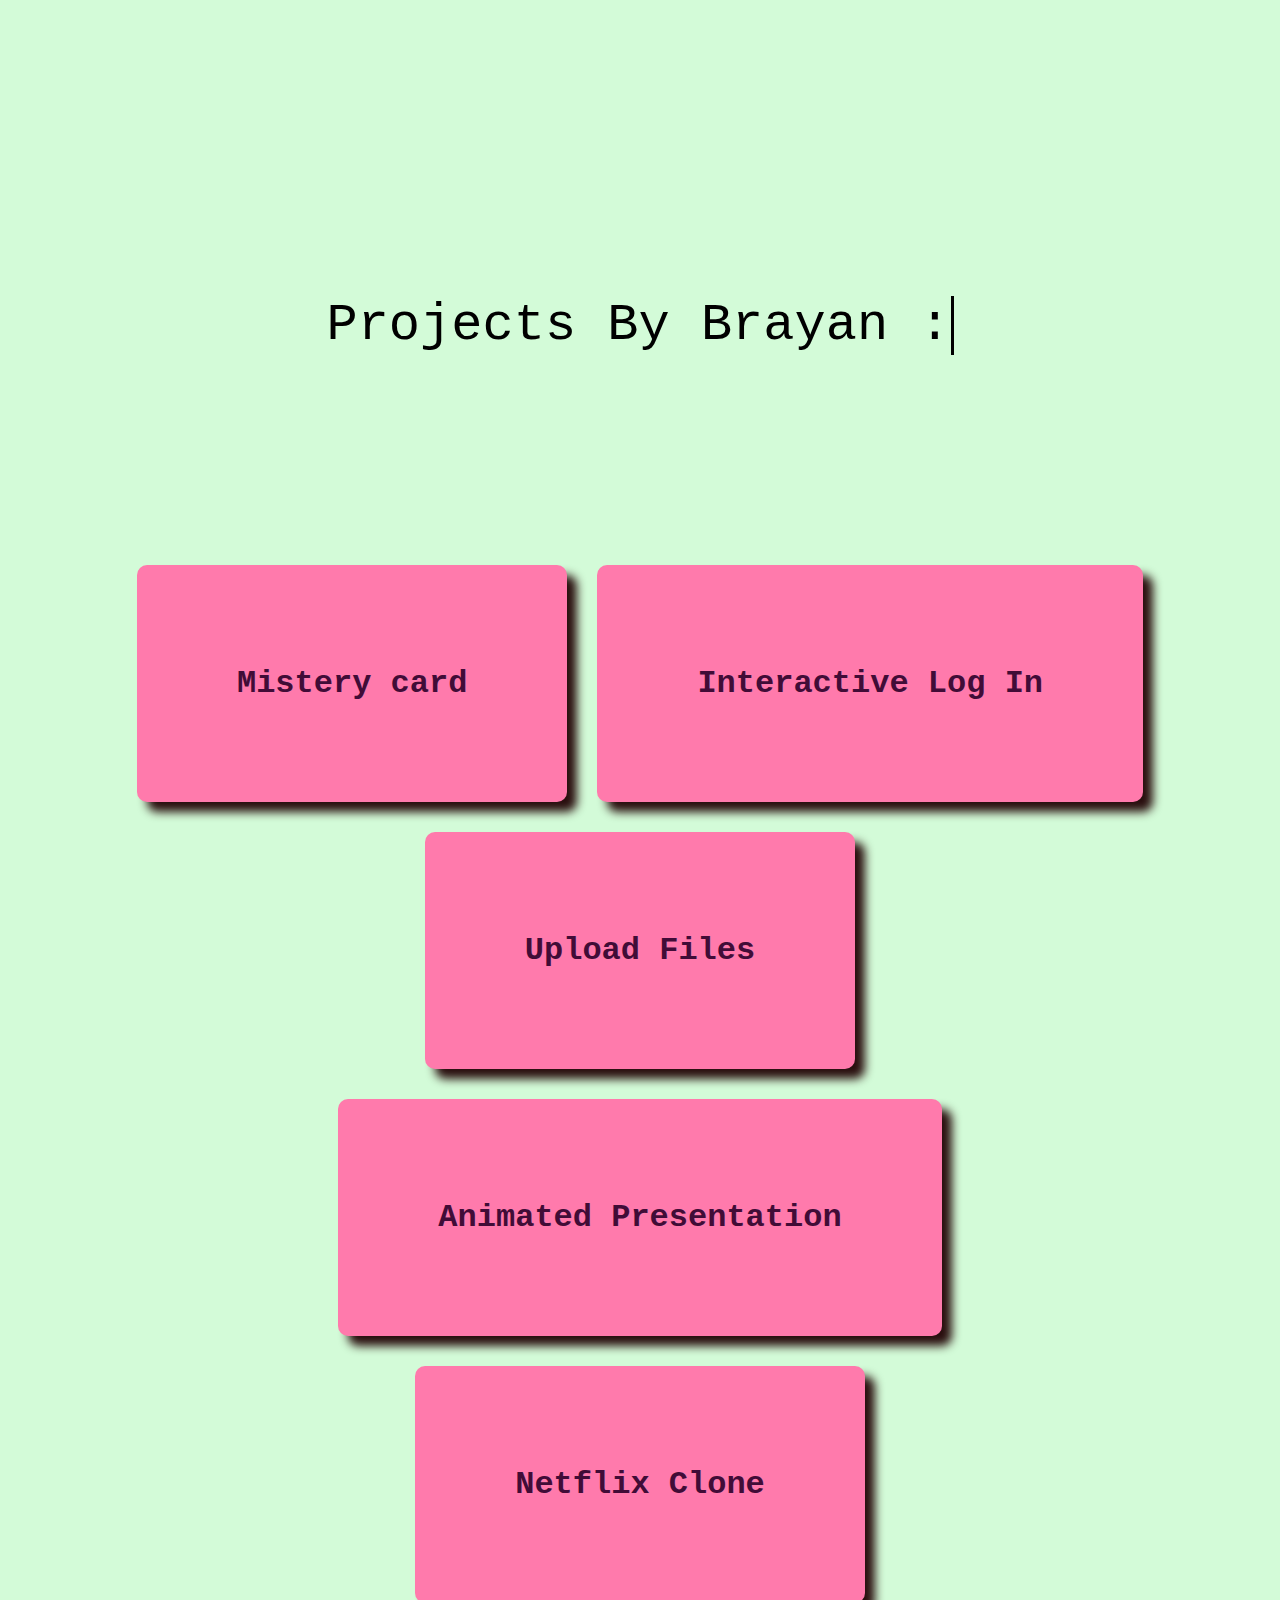
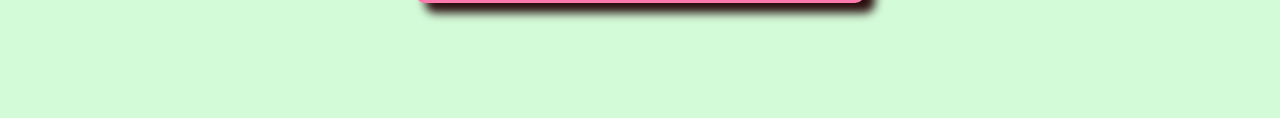
<file: Portfolio Presentation/index.html>
<!DOCTYPE html>
<html lang="en">
<head>
    <meta charset="UTF-8">
    <meta http-equiv="X-UA-Compatible" content="IE=edge">
    <meta name="viewport" content="width=device-width, initial-scale=1.0">
    <title>Incio - My Projects </title>
    <link rel="stylesheet" href="style.css">
</head>
<body>
    <div class="center">
        <div class="wrapper">
            <div class="typing-demo">
                Projects By Brayan :
            </div>
        </div>
            <div class="container">
                <a href="/Proyecto_1/p1.html"><div class="item"><p>Mistery card</p></div></a>
                <a href="/Proyecto_2/p2.html"><div class="item"><p>Interactive Log In</p></div></a>
                <a href="/Proyecto_3/p3.html"><div class="item"><p>Upload Files</p></div></a>
                <a href="/Proyecto_4/p4.html"><div class="item"><p>Animated Presentation </p></div></a>
                <a href="/Proyecto_5/p5.html"><div class="item"><p>Netflix Clone</p></div></a>
            </div>
    </div>
</body>
</html>
</file>
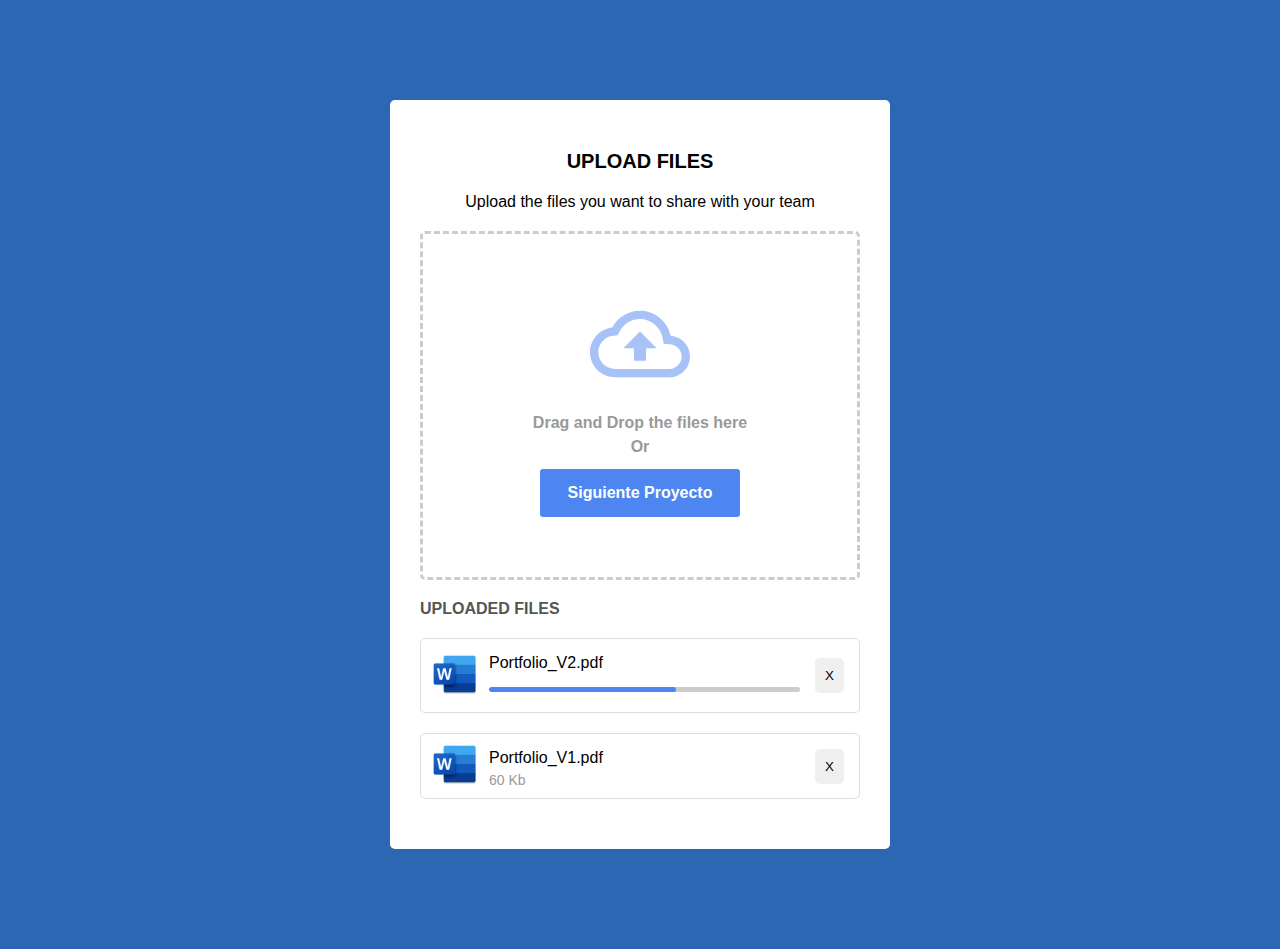
<file: Portfolio Presentation/Proyecto_3/p3.html>
<!DOCTYPE html>
<html lang="en">
  <head>
    <meta charset="UTF-8" />
    <meta http-equiv="X-UA-Compatible" content="IE=edge" />
    <meta name="viewport" content="width=device-width, initial-scale=1.0" />
    <title>UPLOAD FILES - Project 3</title>
    <link rel="stylesheet" href="style.css" />
  </head>
  <body>
    <div class="upload-container">
      <div class="title">UPLOAD FILES</div>
      <div class="description">
        Upload the files you want to share with your team
      </div>
      <div class="drag-drop">
        <div class="icon">
          <svg
            xmlns="http://www.w3.org/2000/svg"
            height="24px"
            viewBox="0 0 24 24"
            width="24px"
            fill="#000000"
          >
            <path d="M0 0h24v24H0V0z" fill="none" />
            <path
              d="M19.35 10.04C18.67 6.59 15.64 4 12 4 9.11 4 6.6 5.64 5.35 8.04 2.34 8.36 0 10.91 0 14c0 3.31 2.69 6 6 6h13c2.76 0 5-2.24 5-5 0-2.64-2.05-4.78-4.65-4.96zM19 18H6c-2.21 0-4-1.79-4-4 0-2.05 1.53-3.76 3.56-3.97l1.07-.11.5-.95C8.08 7.14 9.94 6 12 6c2.62 0 4.88 1.86 5.39 4.43l.3 1.5 1.53.11c1.56.1 2.78 1.41 2.78 2.96 0 1.65-1.35 3-3 3zM8 13h2.55v3h2.9v-3H16l-4-4z"
            />
          </svg>
        </div>
        <div>Drag and Drop the files here <br />Or</div>
        <a href="/Proyecto_4/p4.html"><button class="btn">Siguiente Proyecto</button></a>
      </div>

      <div class="title-section">UPLOADED FILES</div>
      <div class="uploaded-files">
        <div class="file">
          <div class="icon">
            <img src="word icon.png" width="48" alt="" />
          </div>
          <div class="title">
            <span class="name">Portfolio_V2.pdf</span>
            <div class="progress">
              <div class="progress-60"></div>
            </div>
          </div>
          <div class="actions">
            <button>X</button>
          </div>
        </div>

        <div class="file">
          <div class="icon">
            <img src="word icon.png" width="48" alt="" />
          </div>
          <div class="title">
            <span class="name">Portfolio_V1.pdf</span>
            <div class="size">60 Kb</div>
          </div>
          <div class="actions">
            <button>X</button>
          </div>
        </div>
      </div>
    </div>
  </body>
</html>
</file>
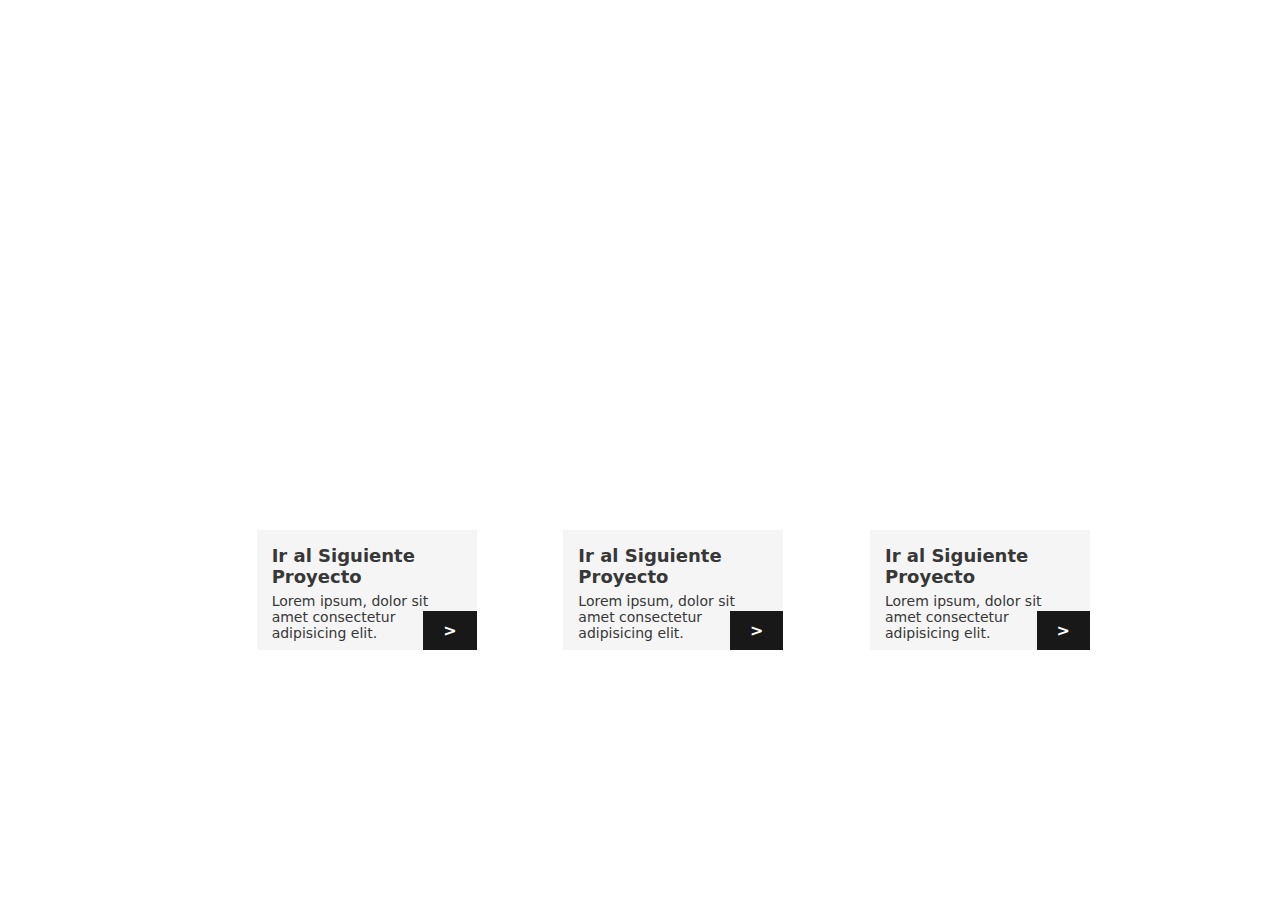
<file: Portfolio Presentation/Proyecto_4/p4.html>
<!DOCTYPE html>
<html lang="en">

<head>
    <meta charset="UTF-8">
    <meta name="viewport" content="width=device-width, initial-scale=1.0">
    <meta http-equiv="X-UA-Compatible" content="ie=edge">
    <link rel="stylesheet" href="style.css">
    <title>Animated Presentation</title>
</head>

<body>
    <div class="grid">
        <div class="grid-item grid-item-bg1">
            <div class="grid-content">
                <h2>Ir al Siguiente Proyecto</h2>
                <p>Lorem ipsum, dolor sit amet consectetur adipisicing elit.</p>
                <a href="/Proyecto_5/p5.html">></a>
            </div>
        </div>
        <div class="grid-item grid-item-bg2">
            <div class="grid-content">
                <h2>Ir al Siguiente Proyecto</h2>
                <p>Lorem ipsum, dolor sit amet consectetur adipisicing elit.</p>
                <a href="/Proyecto_5/p5.html">></a>
            </div>
        </div>
        <div class="grid-item grid-item-bg3">
            <div class="grid-content">
                <h2>Ir al Siguiente Proyecto</h2>
                <p>Lorem ipsum, dolor sit amet consectetur adipisicing elit.</p>
                <a href="/Proyecto_5/p5.html">></a>
            </div>
        </div>
    </div>
</body>

</html>
</file>
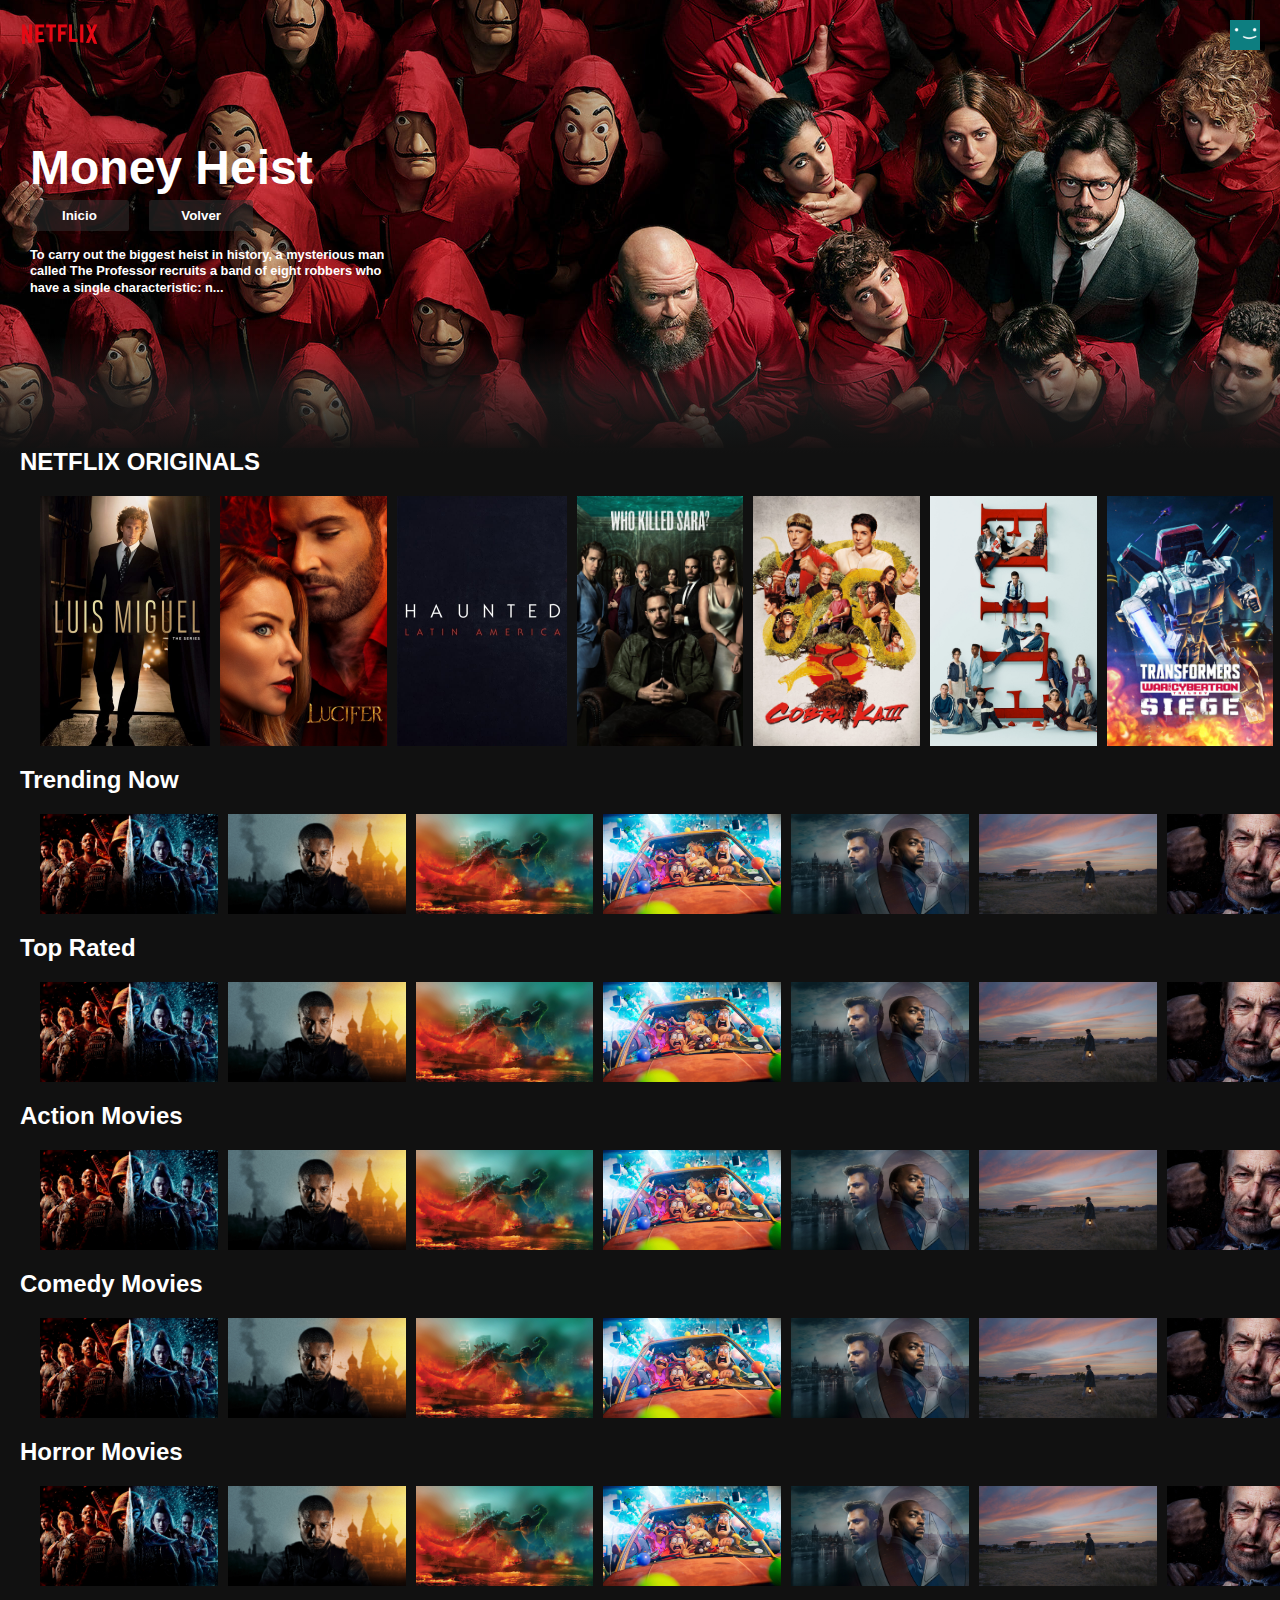
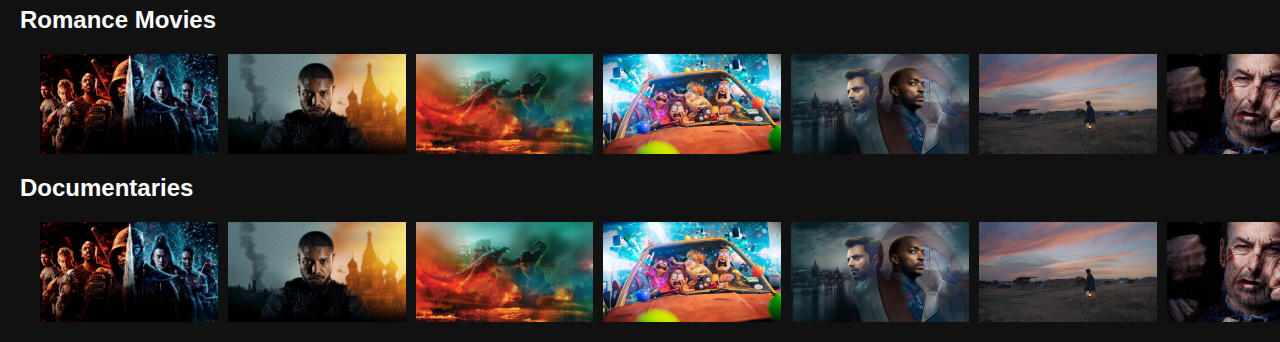
<file: Portfolio Presentation/Proyecto_5/p5.html>
<!DOCTYPE html>
<html lang="en">
  <head>
    <meta charset="UTF-8" />
    <meta http-equiv="X-UA-Compatible" content="IE=edge" />
    <meta name="viewport" content="width=device-width, initial-scale=1.0" />
    <title>Netflix Clone</title>
    <link rel="stylesheet" href="style.css" />
  </head>
  <body>
    <!-- nav -->
    <div id="nav" class="nav">
      <img class="nav__logo" src="images/netflix-logo.png" alt="" />
      <img class="nav__avatar" src="images/netflix-avatar.png" alt="" />
    </div>

    <!-- header -->
    <header class="banner">
      <div class="banner__contents">
        <h1 class="banner__title">Money Heist</h1>
        <div class="banner__buttons">
          <a href="/index.html"><button class="banner__button">Inicio</button></a>
          <a href="/Proyecto_1/p1.html"><button class="banner__button">Volver</button></a>
        </div>
        <h1 class="banner__description">
          To carry out the biggest heist in history, a mysterious man called The Professor recruits
          a band of eight robbers who have a single characteristic: n...
        </h1>
      </div>
      <div class="banner--fadeBottom"></div>
    </header>

    <!-- Netflix Originals -->
    <div class="row">
      <h2>NETFLIX ORIGINALS</h2>
      <div class="row__posters">
        <img class="row__poster row__posterLarge" src="images/large-movie1.jpg" alt="" />

        <img class="row__poster row__posterLarge" src="images/large-movie2.jpg" alt="" />

        <img class="row__poster row__posterLarge" src="images/large-movie3.jpg" alt="" />

        <img class="row__poster row__posterLarge" src="images/large-movie4.jpg" alt="" />

        <img class="row__poster row__posterLarge" src="images/large-movie5.jpg" alt="" />

        <img class="row__poster row__posterLarge" src="images/large-movie6.jpg" alt="" />

        <img class="row__poster row__posterLarge" src="images/large-movie7.jpg" alt="" />

        <img class="row__poster row__posterLarge" src="images/large-movie8.jpg" alt="" />
      </div>
    </div>

    <!-- Trending Now -->
    <div class="row">
      <h2>Trending Now</h2>
      <div class="row__posters">
        <img class="row__poster" src="images/small-movie1.jpg" alt="" />

        <img class="row__poster" src="images/small-movie2.jpg" alt="" />

        <img class="row__poster" src="images/small-movie3.jpg" alt="" />

        <img class="row__poster" src="images/small-movie4.jpg" alt="" />

        <img class="row__poster" src="images/small-movie5.jpg" alt="" />

        <img class="row__poster" src="images/small-movie6.jpg" alt="" />

        <img class="row__poster" src="images/small-movie7.jpg" alt="" />

        <img class="row__poster" src="images/small-movie8.jpg" alt="" />
      </div>
    </div>

    <!-- Top Rated -->
    <div class="row">
      <h2>Top Rated</h2>
      <div class="row__posters">
        <img class="row__poster" src="images/small-movie1.jpg" alt="" />

        <img class="row__poster" src="images/small-movie2.jpg" alt="" />

        <img class="row__poster" src="images/small-movie3.jpg" alt="" />

        <img class="row__poster" src="images/small-movie4.jpg" alt="" />

        <img class="row__poster" src="images/small-movie5.jpg" alt="" />

        <img class="row__poster" src="images/small-movie6.jpg" alt="" />

        <img class="row__poster" src="images/small-movie7.jpg" alt="" />

        <img class="row__poster" src="images/small-movie8.jpg" alt="" />
      </div>
    </div>

    <!-- Action Movies -->
    <div class="row">
      <h2>Action Movies</h2>
      <div class="row__posters">
        <img class="row__poster" src="images/small-movie1.jpg" alt="" />

        <img class="row__poster" src="images/small-movie2.jpg" alt="" />

        <img class="row__poster" src="images/small-movie3.jpg" alt="" />

        <img class="row__poster" src="images/small-movie4.jpg" alt="" />

        <img class="row__poster" src="images/small-movie5.jpg" alt="" />

        <img class="row__poster" src="images/small-movie6.jpg" alt="" />

        <img class="row__poster" src="images/small-movie7.jpg" alt="" />

        <img class="row__poster" src="images/small-movie8.jpg" alt="" />
      </div>
    </div>

    <!-- Comedy Movies -->
    <div class="row">
      <h2>Comedy Movies</h2>
      <div class="row__posters">
        <img class="row__poster" src="images/small-movie1.jpg" alt="" />

        <img class="row__poster" src="images/small-movie2.jpg" alt="" />

        <img class="row__poster" src="images/small-movie3.jpg" alt="" />

        <img class="row__poster" src="images/small-movie4.jpg" alt="" />

        <img class="row__poster" src="images/small-movie5.jpg" alt="" />

        <img class="row__poster" src="images/small-movie6.jpg" alt="" />

        <img class="row__poster" src="images/small-movie7.jpg" alt="" />

        <img class="row__poster" src="images/small-movie8.jpg" alt="" />
      </div>
    </div>

    <!-- Horror Movies -->
    <div class="row">
      <h2>Horror Movies</h2>
      <div class="row__posters">
        <img class="row__poster" src="images/small-movie1.jpg" alt="" />

        <img class="row__poster" src="images/small-movie2.jpg" alt="" />

        <img class="row__poster" src="images/small-movie3.jpg" alt="" />

        <img class="row__poster" src="images/small-movie4.jpg" alt="" />

        <img class="row__poster" src="images/small-movie5.jpg" alt="" />

        <img class="row__poster" src="images/small-movie6.jpg" alt="" />

        <img class="row__poster" src="images/small-movie7.jpg" alt="" />

        <img class="row__poster" src="images/small-movie8.jpg" alt="" />
      </div>
    </div>

    <!-- Romance Movies -->
    <div class="row">
      <h2>Romance Movies</h2>
      <div class="row__posters">
        <img class="row__poster" src="images/small-movie1.jpg" alt="" />

        <img class="row__poster" src="images/small-movie2.jpg" alt="" />

        <img class="row__poster" src="images/small-movie3.jpg" alt="" />

        <img class="row__poster" src="images/small-movie4.jpg" alt="" />

        <img class="row__poster" src="images/small-movie5.jpg" alt="" />

        <img class="row__poster" src="images/small-movie6.jpg" alt="" />

        <img class="row__poster" src="images/small-movie7.jpg" alt="" />

        <img class="row__poster" src="images/small-movie8.jpg" alt="" />
      </div>
    </div>

    <!-- Documentaries -->
    <div class="row">
      <h2>Documentaries</h2>
      <div class="row__posters">
        <img class="row__poster" src="images/small-movie1.jpg" alt="" />

        <img class="row__poster" src="images/small-movie2.jpg" alt="" />

        <img class="row__poster" src="images/small-movie3.jpg" alt="" />

        <img class="row__poster" src="images/small-movie4.jpg" alt="" />

        <img class="row__poster" src="images/small-movie5.jpg" alt="" />

        <img class="row__poster" src="images/small-movie6.jpg" alt="" />

        <img class="row__poster" src="images/small-movie7.jpg" alt="" />

        <img class="row__poster" src="images/small-movie8.jpg" alt="" />
      </div>
    </div>

    <script>
      const nav = document.getElementById('nav');
      window.addEventListener('scroll', () => {
        if (window.scrollY >= 100) {
          nav.classList.add('nav__black');
        } else {
          nav.classList.remove('nav__black');
        }
      });
    </script>
  </body>
</html>
</file>
<file: Portfolio Presentation/style.css>
*{
    margin:0;
}
body{
    background-color: #D3FBD8;
}
.center{
    flex-flow: wrap row;
    display: flex;
    justify-content:center;
    margin: 100px;
    
}
.item{
    background-color: #FF7AAC;
    padding:100px;
    margin: 15px;
    box-shadow: 10px 10px 10px 0px #2a0f0f;
    border-radius: 10px;
    transition: .3s;
    display: inline-block;
    color:#410c37
    
}
p,.slide-fwd-right{
    font-family:'Courier New', Courier, monospace;
    font-size: 2em;
    font-weight: bold;
}
.container{
        display: flex;
         justify-content: center;
        align-items: center;
        flex-flow: row wrap;      
        }     
.container:hover > :not(:hover){
    transition: 0.5s;
    opacity: .4;
}
/*---------------------------------------*/
.wrapper {
    height: 50vh;
    display: grid;
    place-items: center;
}

.typing-demo {
    width: 20ch;
    animation: typing 2s steps(24), blink .5s step-end infinite;
    white-space: nowrap;
    overflow: hidden;
    border-right: 3px solid;
    font-family: monospace;
    font-size: 4em;
}

@keyframes typing {
    from {
        width: 0
    }
}

@keyframes blink {
    50% {
        border-color: transparent
    }
}
</file>
<file: Portfolio Presentation/Proyecto_3/style.css>
* {
}
body {
  font-family: Arial, Helvetica, sans-serif;
  background-color: rgb(44, 103, 179);
}

.upload-container {
  margin: 100px auto;
  width: 500px;
  text-align: center;
  background-color: white;
  border-radius: 5px;
  padding: 50px 30px;
  box-sizing: border-box;
}

.upload-container > .title {
  font-size: 20px;
  font-weight: bold;
  margin-bottom: 20px;
}

.upload-container .description {
}

.upload-container .drag-drop {
  border: dashed 3px #ccc;
  border-radius: 5px;
  box-sizing: inherit;
  padding: 60px 30px;
  margin: 20px 0;
  line-height: 1.5;
  display: flex;
  flex-direction: column;
  font-weight: bold;
  color: #999;
  gap: 10px;
}

.upload-container .drag-drop .icon svg {
  width: 100px;
  height: 100px;
  fill: rgba(77, 134, 240, 0.5);
}

.upload-container .drag-drop .btn {
  padding: 15px;
  font-size: 16px;
  font-weight: bold;
  background-color: #4d86f0;
  color: white;
  border: none;
  border-radius: 3px;
  min-width: 200px;
  cursor: pointer;
}
.upload-container .drag-drop .btn:hover {
  background-color: #3c6dc0;
}

.upload-container .uploaded-files {
}

.upload-container .title-section {
  text-align: left;
  color: #555;
  font-weight: bolder;
  padding-bottom: 20px;
}

.upload-container .uploaded-files {
  display: flex;
  flex-direction: column;
  gap: 20px;
}
.upload-container .uploaded-files .file {
  border: 1px solid #ddd;
  border-radius: 5px;
  text-align: left;
  display: flex;
  justify-content: space-between;
  align-items: center;
  transition: all 0.3s ease;
}
.upload-container .uploaded-files .file:hover {
  box-shadow: 0 5px 10px rgba(0, 0, 0, 0.2);
}
.upload-container .uploaded-files .file .icon {
  width: 48px;
  padding: 0 10px;
}
.upload-container .uploaded-files .file .icon img {
  width: 48px;
  height: 48px;
}
.upload-container .uploaded-files .file .title {
  flex: 1;
  padding: 10px 0;
}

.upload-container .uploaded-files .file .title .name {
  display: block;
  padding: 5px 0;
}
.upload-container .uploaded-files .file .title .size {
  font-size: 14px;
  color: #999;
}
.upload-container .uploaded-files .file .title .progress {
  height: 5px;
  width: 100%;
  background-color: #ccc;
  margin: 10px 0;
  border-radius: 4px;
  overflow: hidden;
}
.upload-container .uploaded-files .file .title .progress .progress-60 {
  background-color: #4d86f0;
  height: 5px;
  width: 60%;
  border-radius: 4px;
}

.upload-container .uploaded-files .file .actions button {
  padding: 10px;
  margin: 0 15px;
  border: none;
  border-radius: 5px;
  cursor: pointer;
}
.upload-container .uploaded-files .file .actions button:hover {
  background-color: #ddd;
}
</file>
<file: Portfolio Presentation/Proyecto_4/style.css>
/* GENERAL*/
* {
    margin: 0;
    padding: 0;
    box-sizing: border-box;
}

html {
    scroll-behavior: smooth;
}

body {
    color: #222;
    font-family: Montserrat, DejaVu Sans, Verdana, sans‑serif;
}

/* MAIN PAGE*/
.grid {
    width: 900px;
    position: absolute;
    top: 50%;
    left: 50%;
    transform: translate(-50%, -50%);
    display: grid;
    grid-template-columns: 1fr 1fr 1fr;
    grid-gap: 20px;
}

.grid-item {
    height: 400px;
    box-sizing: border-box;
    position: relative;
    transition: .5s ease;
    opacity: .9;
}

.grid-item:hover {
    box-shadow: 0px 30px 46px -18px rgba(0, 0, 0, 0.6);
    -webkit-box-shadow: 0px 30px 46px -18px rgba(0, 0, 0, 0.6);
    -moz-box-shadow: 0px 30px 46px -18px rgba(0, 0, 0, 0.6);
    margin-top: -10px;
    opacity: 1;
}

.grid-item-bg1 {
    background: url(https://images.unsplash.com/photo-1478145046317-39f10e56b5e9?ixlib=rb-1.2.1&ixid=eyJhcHBfaWQiOjEyMDd9&auto=format&fit=crop&w=1534&q=80)no-repeat center center;
    background-size: 100%;
}

.grid-item-bg2 {
    background: url(https://images.unsplash.com/photo-1505253668822-42074d58a7c6?ixlib=rb-1.2.1&ixid=eyJhcHBfaWQiOjEyMDd9&auto=format&fit=crop&w=1534&q=80)no-repeat center center;
    background-size: 100%;
}

.grid-item-bg3 {
    background: url(https://images.unsplash.com/photo-1511690743698-d9d85f2fbf38?ixlib=rb-1.2.1&ixid=eyJhcHBfaWQiOjEyMDd9&auto=format&fit=crop&w=1534&q=80)no-repeat center center;
    background-size: 100%;
}

.grid-content {
    position: absolute;
    right: 0;
    bottom: 0;
    width: 220px;
    height: 120px;
    background: #f5f5f5;
    box-sizing: border-box;
    padding: 15px;
}

h2 {
    font-size: 18px;
    margin: 0 0 6px;
}

p {
    font-size: 14px;
    margin: 0;
}

a {
    text-decoration: none;
    display: inline-block;
    color: #fff;
    background: black;
    padding: 10px 20px;
    position: absolute;
    right: 0;
    bottom: 0;
    font-weight: bold;
    transition: .5s ease;
}

a:hover {
    background: #0b6623;
}
</file>
<file: Portfolio Presentation/Proyecto_5/style.css>
* {
  margin: 0;
  box-sizing: border-box;
}

body {
  font-family: Arial, Helvetica, sans-serif;
  background-color: #111;
}

.row__poster {
  width: 100%;
  object-fit: contain;
  max-height: 100px;
  margin-right: 10px;
  transition: transform 450ms;
}

.row__posters {
  display: flex;
  overflow-y: hidden;
  overflow-x: scroll;
  padding: 20px;
}

.row__poster:hover {
  transform: scale(1.08);
}

.row__posters::-webkit-scrollbar {
  display: none;
}

.row__posterLarge {
  max-height: 250px;
}

.row__posterLarge:hover {
  transform: scale(1.09);
}

.row {
  color: white;
  margin-left: 20px;
}

/* banner */
.banner {
  background-image: url('images/banner.jpg');
  background-size: cover;
  background-position: center center;
  color: white;
  object-fit: contain;
  height: 448px;
}

.banner__contents {
  margin-left: 30px;
  padding-top: 140px;
  height: 190px;
}

.banner__title {
  font-size: 3rem;
  font-weight: 800;
  padding-bottom: 0.3rem;
}

.banner__description {
  width: 45rem;
  line-height: 1.3;
  padding-top: 1rem;
  font-size: 0.8rem;
  max-width: 360px;
  height: 180px;
}

.banner__button {
  cursor: pointer;
  color: #fff;
  outline: none;
  border: none;
  font-weight: 700;
  border-radius: 0.2vw;
  padding-left: 2rem;
  padding-right: 2rem;
  margin-right: 1rem;
  padding-top: 0.5rem;
  padding-bottom: 0.5rem;
  background-color: rgba(51, 51, 51, 0.5);
}

.banner__button:hover {
  color: #000;
  background-color: #e6e6e6;
  transition: all 0.2s;
}

.banner--fadeBottom {
  margin-top: 145px;
  height: 7.4rem;
  background-image: linear-gradient(180deg, transparent, rgba(37, 37, 37, 0.61), #111);
}

/* nav */

.nav__logo {
  width: 80px;
  object-fit: contain;
}

.nav__avatar {
  width: 30px;
  object-fit: contain;
}

.nav {
  position: fixed;
  top: 0;
  width: 100%;
  display: flex;
  justify-content: space-between;
  padding: 20px;
  /* background-color: #111; */
  z-index: 1;
  transition-timing-function: ease-in;
  transition: all 0.5s;
}

.nav__black {
  background-color: #111;
}
</file>
